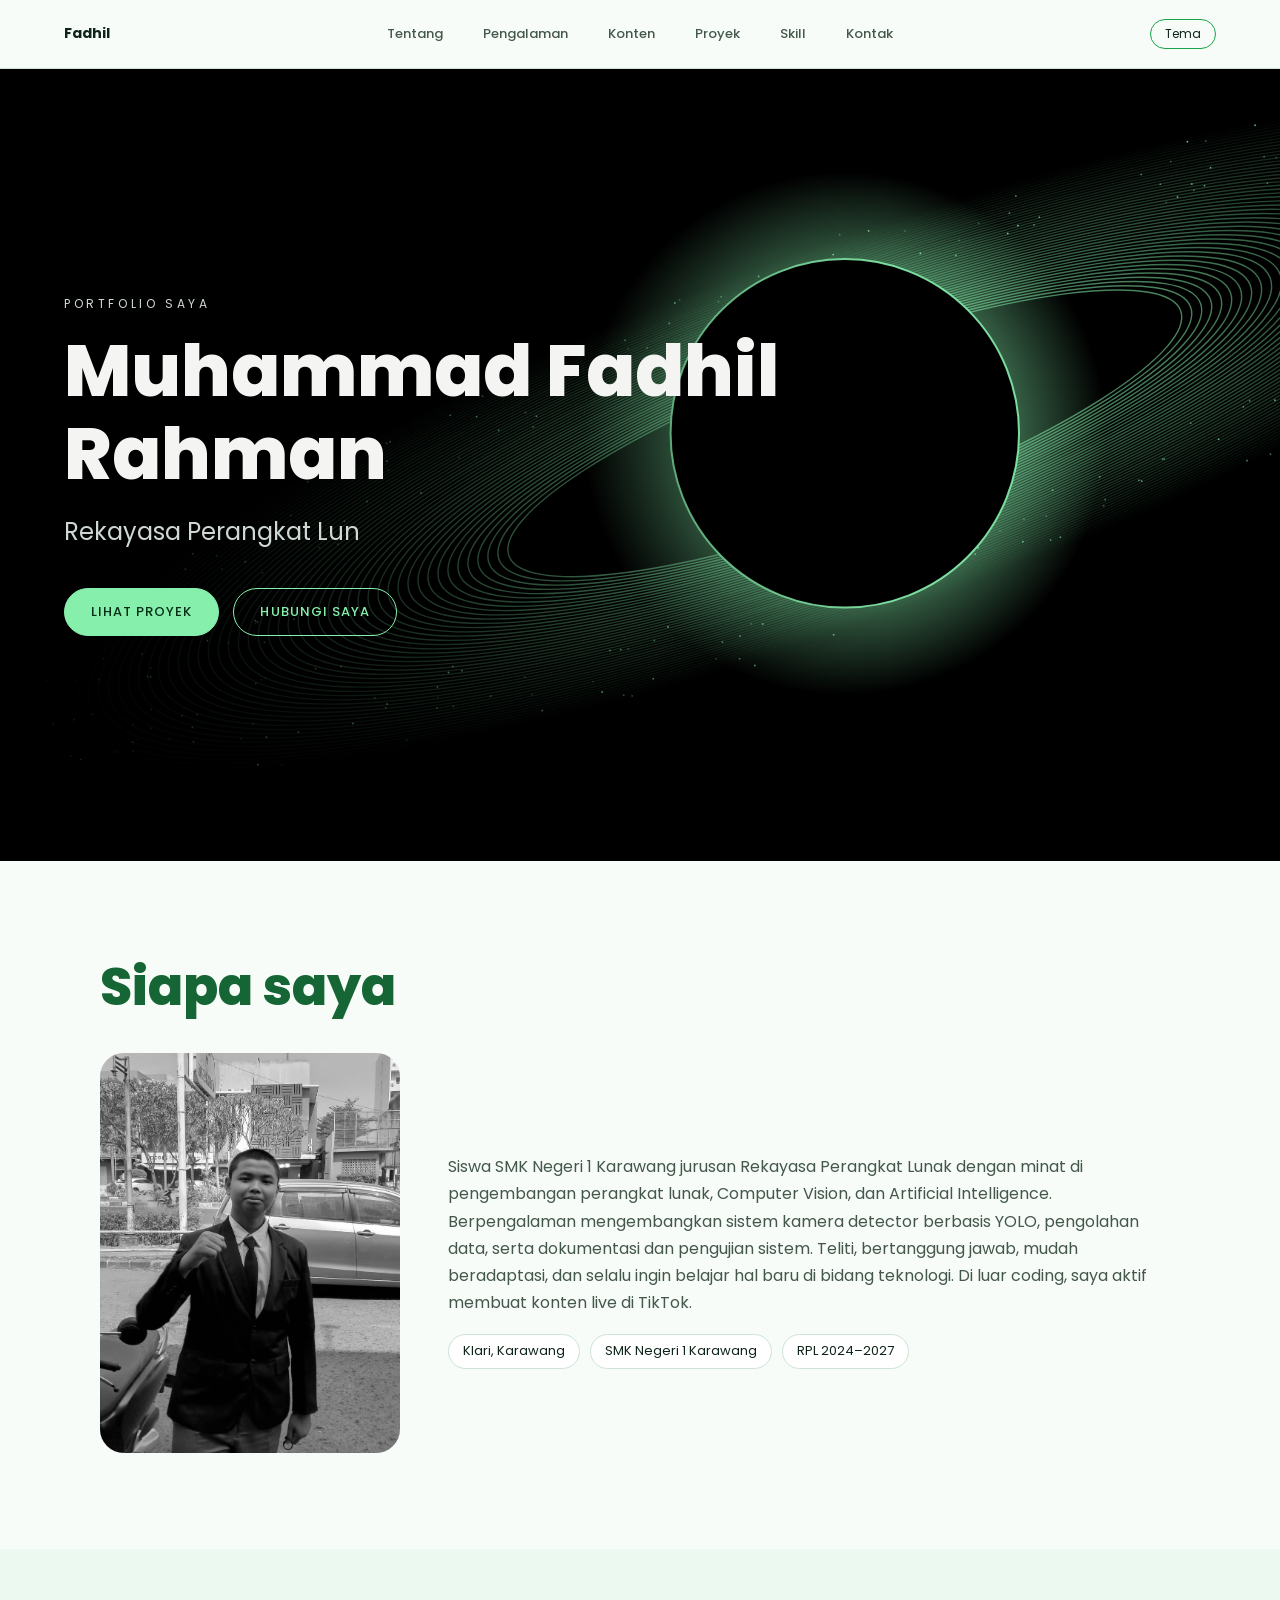
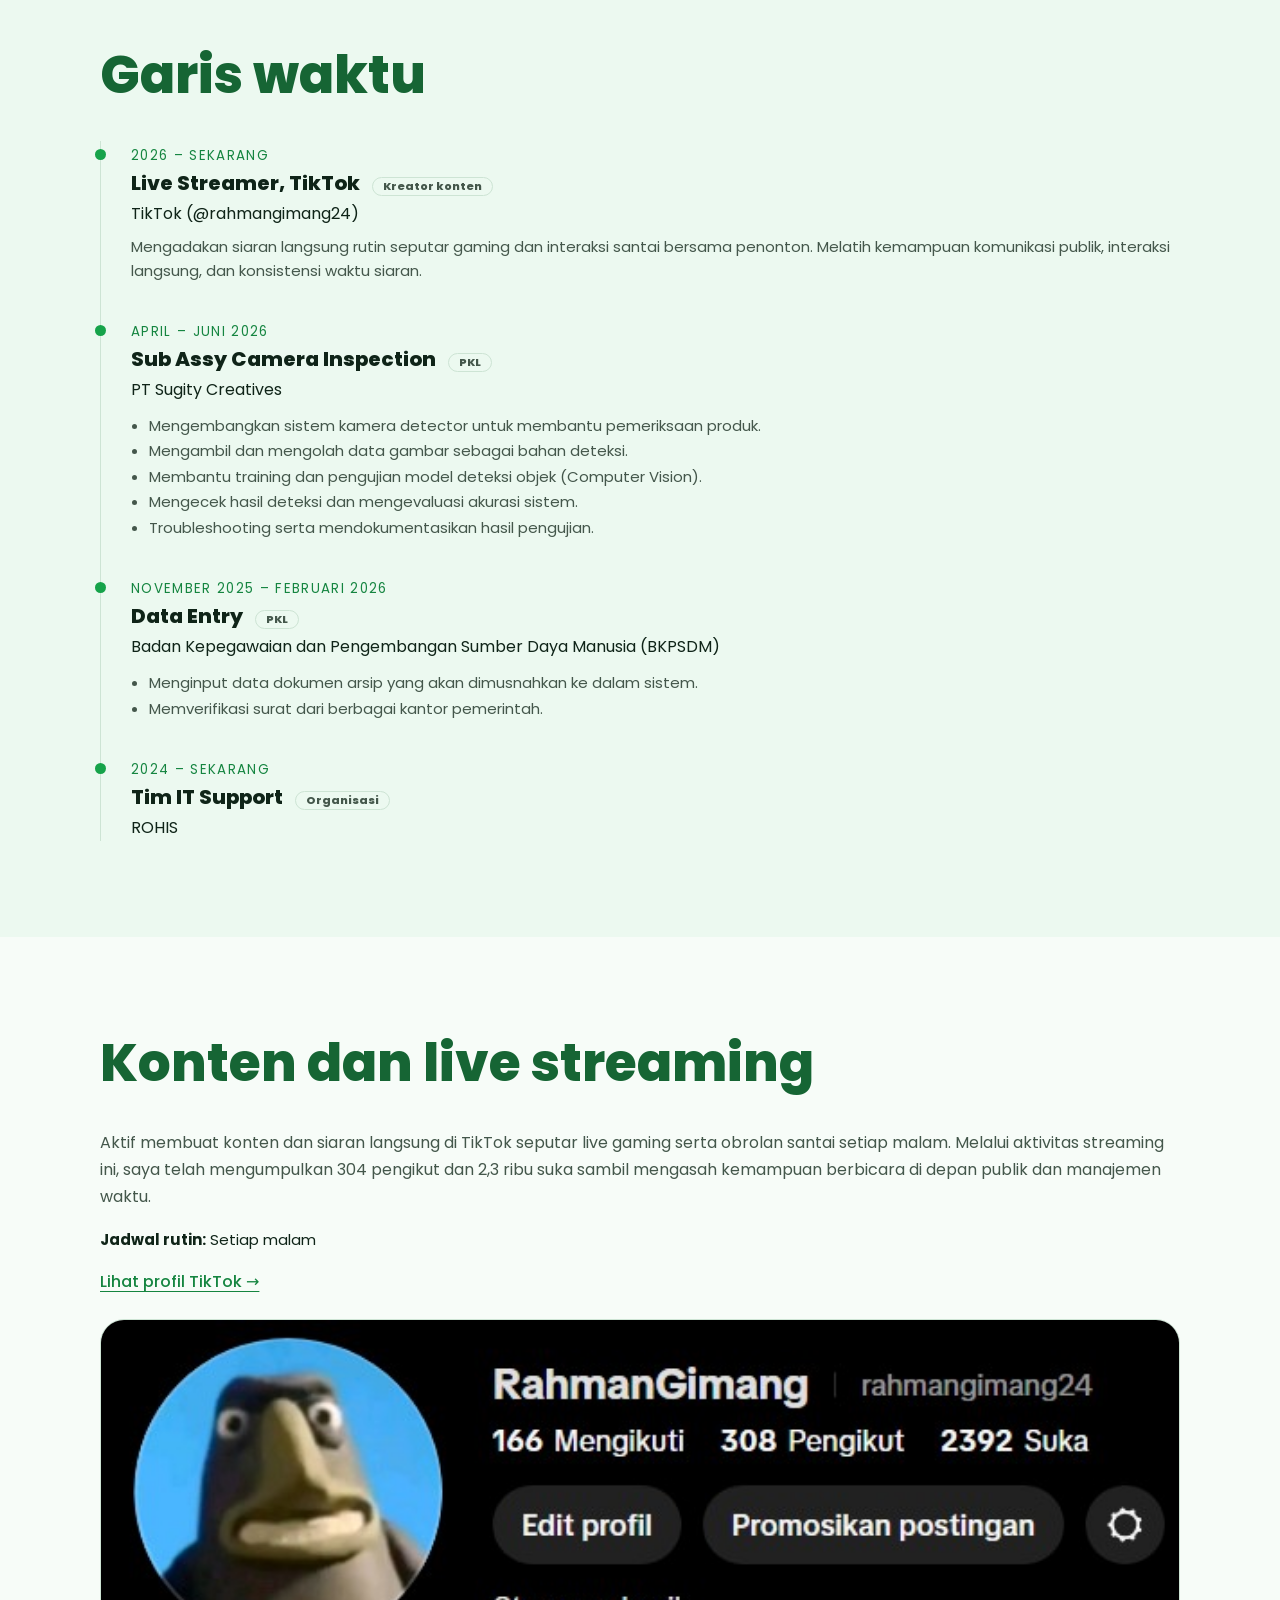
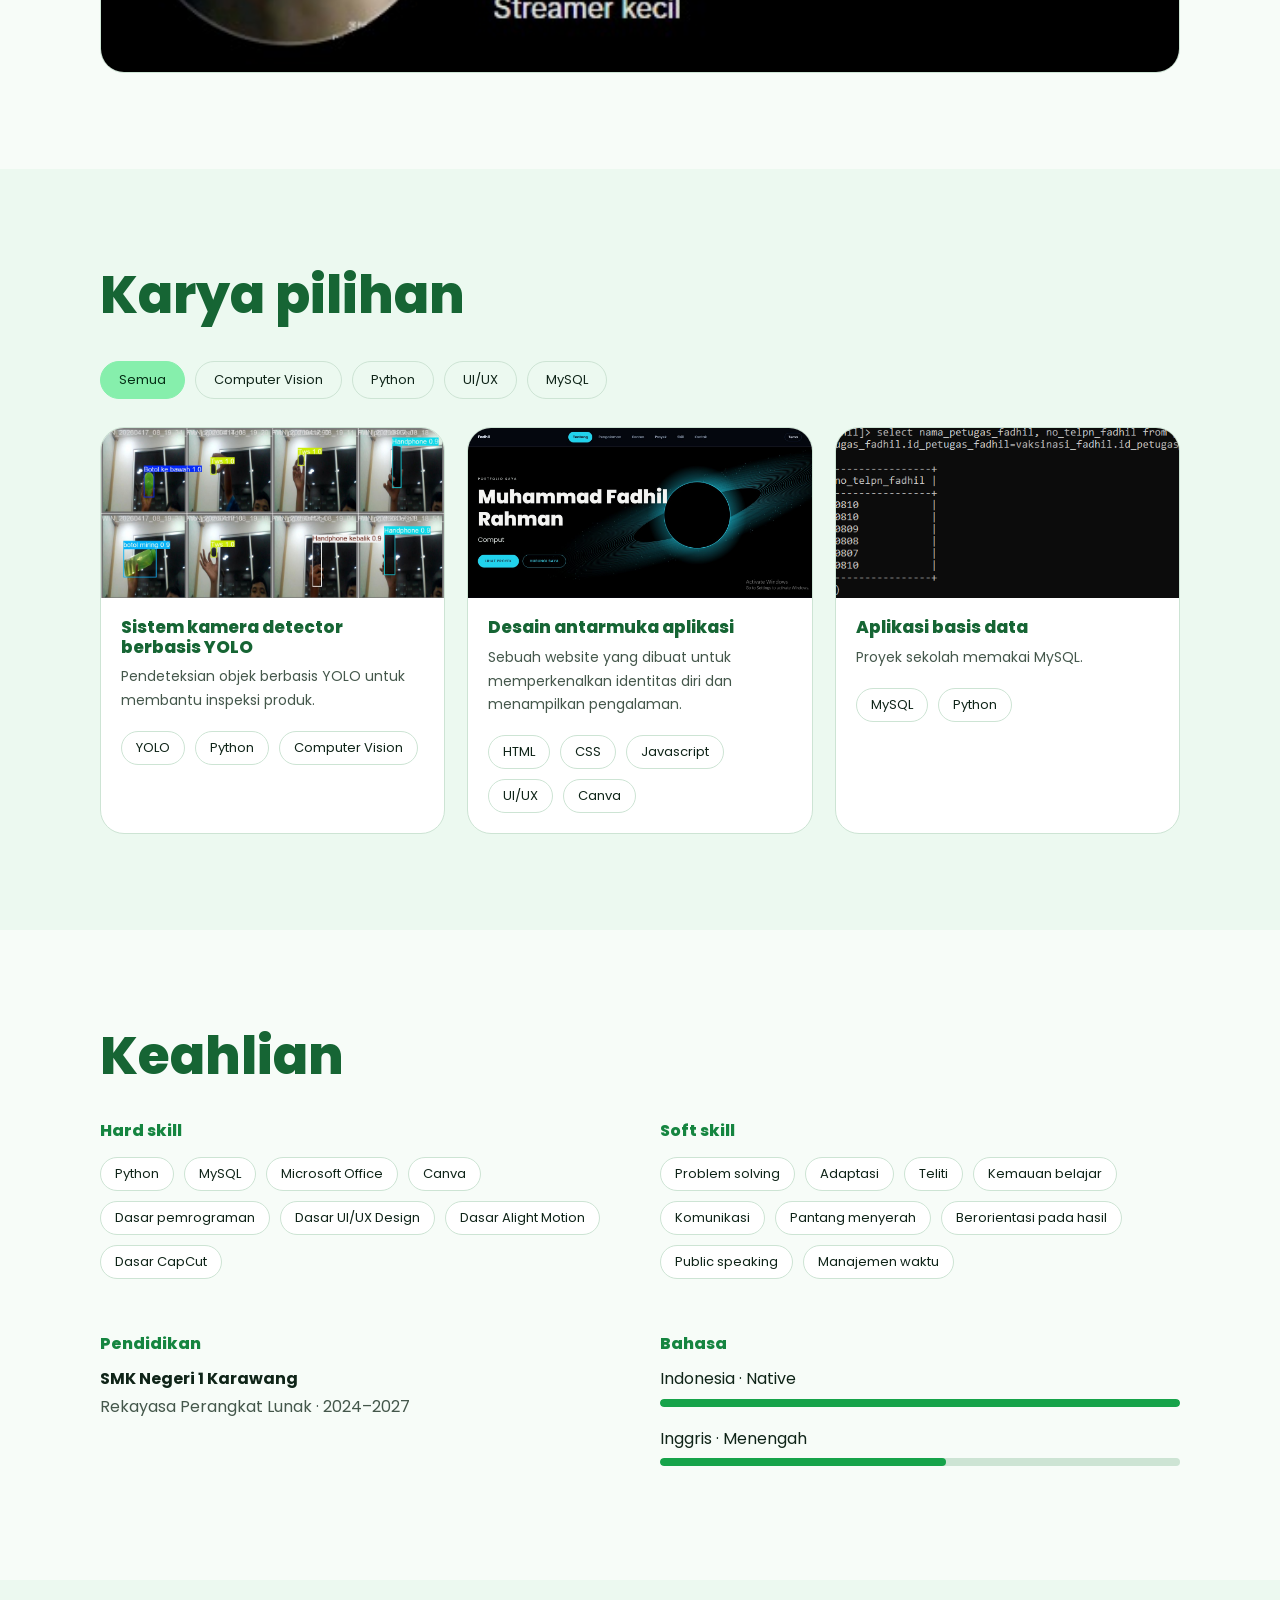
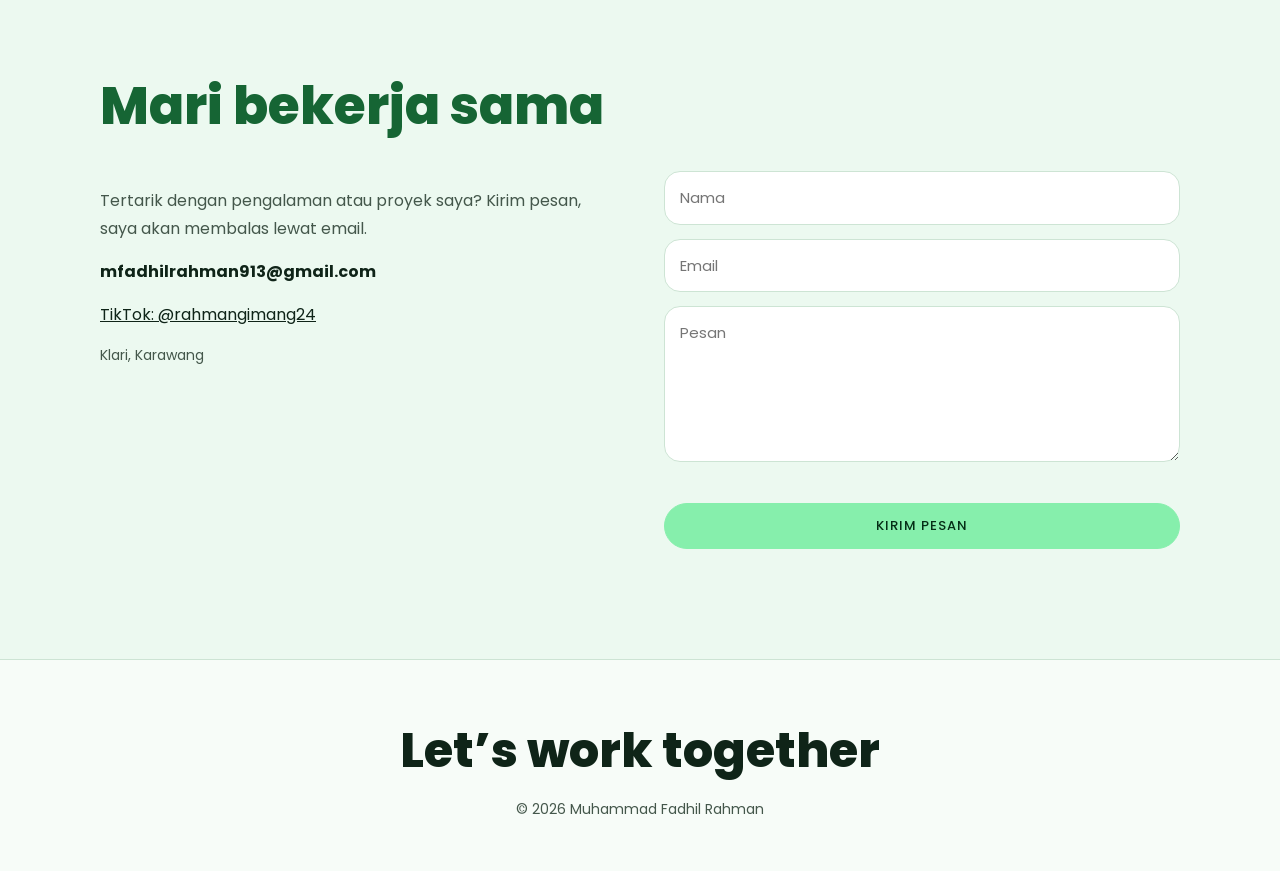
<file: index.html>
<!DOCTYPE html>
<html lang="id">

<head>
    <meta charset="utf-8">
    <meta name="viewport" content="width=device-width, initial-scale=1, viewport-fit=cover">
    <title>Muhammad Fadhil Rahman – Portofolio</title>
    <meta name="description"
        content="Portofolio Muhammad Fadhil Rahman, siswa RPL SMK Negeri 1 Karawang, Computer Vision dan AI.">
    <link href="https://fonts.googleapis.com/css2?family=Poppins:wght@400;500;700;800&display=swap" rel="stylesheet">
    <link rel="stylesheet" href="css/style.css?v=16">
</head>

<body>
    <nav>
        <a class="nav-logo" href="#top"><b>Fadhil</b></a>
        <div class="links">
            <div class="nav-indicator-hover" aria-hidden="true"></div>
            <div class="nav-indicator-active" aria-hidden="true"></div>
            <a href="#tentang">Tentang</a><a href="#pengalaman">Pengalaman</a><a href="#konten">Konten</a><a
                href="#proyek">Proyek</a><a href="#skill">Skill</a><a href="#kontak">Kontak</a>
        </div>
        <button class="tt" id="tt" aria-label="Ganti tema">Tema</button>
    </nav>

    <header class="hero" id="top">
        <canvas id="bh" aria-hidden="true"></canvas>
        <div class="in">
            <div class="tag">PORTFOLIO SAYA</div>
            <h1>Muhammad Fadhil Rahman</h1>
            <div class="typ"><span id="tx"></span></div>
            <div class="btns"><a class="btn fill" href="#proyek">Lihat proyek</a><a class="btn" href="#kontak">Hubungi
                    saya</a></div>
        </div>
    </header>

    <section id="tentang">
        <div class="wrap">
            <h2 class="rv">Siapa saya</h2>
            <div class="about rv">
                <div class="ph" role="img" aria-label="Foto profil">MF<img
                        src="assets/WhatsApp Image 2026-10-23 at 15.13.06.jpg" alt="Foto Muhammad Fadhil Rahman"
                        onerror="this.remove()"></div>
                <div>
                    <p>Siswa SMK Negeri 1 Karawang jurusan Rekayasa Perangkat Lunak dengan minat di pengembangan
                        perangkat lunak, Computer Vision, dan Artificial Intelligence. Berpengalaman mengembangkan
                        sistem kamera detector berbasis YOLO, pengolahan data, serta dokumentasi dan pengujian sistem.
                        Teliti, bertanggung jawab, mudah beradaptasi, dan selalu ingin belajar hal baru di bidang
                        teknologi. Di luar coding, saya aktif membuat konten live di TikTok.</p>
                    <div class="meta"><span class="chip">Klari, Karawang</span><span class="chip">SMK Negeri 1
                            Karawang</span><span class="chip">RPL 2024–2027</span></div>
                </div>
            </div>
        </div>
    </section>

    <section id="pengalaman">
        <div class="wrap">
            <h2 class="rv">Garis waktu</h2>
            <div class="tl">
                <div class="ev rv"><small>2026 – SEKARANG</small>
                    <h3>Live Streamer, TikTok <span class="k">Kreator konten</span></h3>
                    <div>TikTok (@rahmangimang24)</div>
                    <p class="ev-desc">Mengadakan siaran langsung rutin seputar gaming dan interaksi santai bersama
                        penonton. Melatih kemampuan komunikasi publik, interaksi langsung, dan konsistensi waktu siaran.
                    </p>
                </div>
                <div class="ev rv"><small>APRIL – JUNI 2026</small>
                    <h3>Sub Assy Camera Inspection <span class="k">PKL</span></h3>
                    <div>PT Sugity Creatives</div>
                    <ul>
                        <li>Mengembangkan sistem kamera detector untuk membantu pemeriksaan produk.</li>
                        <li>Mengambil dan mengolah data gambar sebagai bahan deteksi.</li>
                        <li>Membantu training dan pengujian model deteksi objek (Computer Vision).</li>
                        <li>Mengecek hasil deteksi dan mengevaluasi akurasi sistem.</li>
                        <li>Troubleshooting serta mendokumentasikan hasil pengujian.</li>
                    </ul>
                </div>
                <div class="ev rv"><small>NOVEMBER 2025 – FEBRUARI 2026</small>
                    <h3>Data Entry <span class="k">PKL</span></h3>
                    <div>Badan Kepegawaian dan Pengembangan Sumber Daya Manusia (BKPSDM)</div>
                    <ul>
                        <li>Menginput data dokumen arsip yang akan dimusnahkan ke dalam sistem.</li>
                        <li>Memverifikasi surat dari berbagai kantor pemerintah.</li>
                    </ul>
                </div>
                <div class="ev rv"><small>2024 – SEKARANG</small>
                    <h3>Tim IT Support <span class="k">Organisasi</span></h3>
                    <div>ROHIS</div>
                </div>
            </div>
        </div>
    </section>

    <section id="konten">
        <div class="wrap">
            <h2 class="rv">Konten dan live streaming</h2>
            <div class="live-content rv">
                <div class="live-text">
                    <p>Aktif membuat konten dan siaran langsung di TikTok seputar live gaming serta obrolan santai
                        setiap
                        malam. Melalui aktivitas streaming ini, saya telah mengumpulkan 304 pengikut dan 2,3 ribu suka
                        sambil mengasah kemampuan berbicara di depan publik dan manajemen waktu.</p>
                    <p class="live-schedule"><b>Jadwal rutin:</b> Setiap malam</p>
                    <p><a class="live-link" href="https://www.tiktok.com/@rahmangimang24" target="_blank"
                            rel="noopener noreferrer">Lihat profil TikTok &rarr;</a></p>
                </div>
                <div class="live-media"><img src="assets/live.jpg" alt="Live Streaming TikTok Muhammad Fadhil Rahman"
                        onerror="this.remove()"></div>
            </div>
        </div>
    </section>

    <section id="proyek">
        <div class="wrap">
            <h2 class="rv">Karya pilihan</h2>
            <div class="flt" id="flt"><button class="on" data-f="all">Semua</button><button data-f="cv">Computer
                    Vision</button><button data-f="py">Python</button><button data-f="ux">UI/UX</button><button
                    data-f="db">MySQL</button></div>
            <div class="grid" id="project-grid"></div>
        </div>
    </section>

    <section id="skill">
        <div class="wrap">
            <h2 class="rv">Keahlian</h2>
            <div class="sk rv">
                <div>
                    <h3>Hard skill</h3>
                    <div class="chips"><span class="chip">Python</span><span class="chip">MySQL</span><span
                            class="chip">Microsoft Office</span><span class="chip">Canva</span><span class="chip">Dasar
                            pemrograman</span><span class="chip">Dasar UI/UX Design</span><span class="chip">Dasar
                            Alight Motion</span><span class="chip">Dasar CapCut</span></div>
                </div>
                <div>
                    <h3>Soft skill</h3>
                    <div class="chips"><span class="chip">Problem solving</span><span class="chip">Adaptasi</span><span
                            class="chip">Teliti</span><span class="chip">Kemauan belajar</span><span
                            class="chip">Komunikasi</span><span class="chip">Pantang menyerah</span><span
                            class="chip">Berorientasi pada hasil</span><span class="chip">Public speaking</span><span
                            class="chip">Manajemen waktu</span></div>
                </div>
            </div>
            <div class="edu rv">
                <div>
                    <h3>Pendidikan</h3><b>SMK Negeri 1
                        Karawang</b>
                    <div class="sub">Rekayasa Perangkat Lunak · 2024–2027</div>
                </div>
                <div>
                    <h3>Bahasa</h3>
                    <div>Indonesia · Native</div>
                    <div class="bar"><i data-w="100"></i></div>
                    <div>Inggris · Menengah</div>
                    <div class="bar"><i data-w="55"></i></div>
                </div>
            </div>
        </div>
    </section>

    <section id="kontak">
        <div class="wrap">
            <h2 class="rv">Mari bekerja sama</h2>
            <div class="ct rv">
                <div>
                    <p class="ct-desc">Tertarik dengan pengalaman atau proyek saya? Kirim pesan, saya akan
                        membalas lewat email.</p>
                    <p><b>mfadhilrahman913@gmail.com</b></p>
                    <p><a href="https://www.tiktok.com/@rahmangimang24" target="_blank" rel="noopener noreferrer"
                            class="ct-link">TikTok: @rahmangimang24</a></p>
                    <p class="ct-loc">Klari, Karawang</p>
                </div>
                <form id="f" novalidate>
                    <input id="n" placeholder="Nama" aria-label="Nama"><input id="e" type="email" placeholder="Email"
                        aria-label="Email"><textarea id="m" rows="5" placeholder="Pesan" aria-label="Pesan"></textarea>
                    <div class="err" id="er"></div><button class="btn fill" type="submit">Kirim pesan</button>
                    <div class="ok" id="ok"></div>
                </form>
            </div>
        </div>
    </section>

    <footer><b>Let’s work together</b>© 2026 Muhammad Fadhil Rahman</footer>

    <script src="js/projects.js?v=3"></script>
    <script src="js/main.js?v=8"></script>
</body>

</html>
</file>
<file: css/style.css>
:root {
    --bg: #05070d;
    --bg2: #0a1220;
    --card: #0e1728;
    --tx: #eaf2ff;
    --tx2: #9fb0c8;
    --ln: #1c2b48;
    --blue: #3b82f6;
    --blue-text: #3b82f6;
    --heading-tx: #eaf2ff;
    --cream: #22d3ee;
    --ink: #04101f;
    --hole: 34, 211, 238;
    --r-sm: 10px;
    --r-md: 16px;
    --r-lg: 24px;
    --r-pill: 999px;
    box-sizing: border-box;
    padding-top: env(safe-area-inset-top, 0px);
    padding-bottom: env(safe-area-inset-bottom, 0px)
}

@media(prefers-color-scheme:light) {
    :root:not([data-theme="dark"]) {
        --bg: #f7fcf8;
        --bg2: #ecf9f0;
        --card: #ffffff;
        --tx: #0f2418;
        --tx2: #44574b;
        --ln: #cde4d4;
        --blue: #16a34a;
        --blue-text: #158540;
        --heading-tx: #166534;
        --cream: #86efac;
        --ink: #052e16;
        --hole: 134, 239, 172;
    }
}

:root[data-theme="light"] {
    --bg: #f7fcf8;
    --bg2: #ecf9f0;
    --card: #ffffff;
    --tx: #0f2418;
    --tx2: #44574b;
    --ln: #cde4d4;
    --blue: #16a34a;
    --blue-text: #158540;
    --heading-tx: #166534;
    --cream: #86efac;
    --ink: #052e16;
    --hole: 134, 239, 172;
}

:root[data-theme="dark"] {
    --bg: #05070d;
    --bg2: #0a1220;
    --card: #0e1728;
    --tx: #eaf2ff;
    --tx2: #9fb0c8;
    --ln: #1c2b48;
    --blue: #3b82f6;
    --blue-text: #3b82f6;
    --heading-tx: #eaf2ff;
    --cream: #22d3ee;
    --ink: #04101f;
    --hole: 34, 211, 238;
}

#bh {
    --hole: 34, 211, 238;
}

@media(prefers-color-scheme:light) {
    :root:not([data-theme="dark"]) #bh {
        --hole: 134, 239, 172;
    }
}

:root[data-theme="light"] #bh {
    --hole: 134, 239, 172;
}

:root[data-theme="dark"] #bh {
    --hole: 34, 211, 238;
}

html {
    scroll-behavior: smooth;
    scroll-padding-top: calc(72px + env(safe-area-inset-top, 0px))
}

* {
    box-sizing: border-box
}

*:not(input):not(textarea) {
    caret-color: transparent !important
}

body {
    margin: 0;
    background: var(--bg);
    color: var(--tx);
    font: 400 16px/1.7 Poppins, system-ui, sans-serif;
    overflow-x: clip
}

a {
    color: inherit;
    text-decoration: none
}

h1,
h2,
h3 {
    line-height: 1.15;
    margin: 0;
    font-weight: 800;
    text-transform: none
}

nav {
    position: sticky;
    top: env(safe-area-inset-top, 0px);
    z-index: 20;
    display: grid;
    grid-template-columns: 1fr auto 1fr;
    align-items: center;
    padding: 14px 5vw;
    background: color-mix(in srgb, var(--bg) 82%, transparent);
    backdrop-filter: blur(10px);
    border-bottom: 1px solid var(--ln);
    font-size: 13px
}

nav .nav-logo {
    justify-self: start;
    text-decoration: none;
    color: inherit;
    font-size: 14px
}

nav .links {
    position: relative;
    display: flex;
    gap: 6px;
    align-items: center;
    justify-self: center
}

.nav-indicator-hover,
.nav-indicator-active {
    position: absolute;
    top: 0;
    left: 0;
    border-radius: var(--r-pill);
    pointer-events: none;
    opacity: 0;
    box-sizing: border-box;
    transition: transform .45s cubic-bezier(.34, 1.3, .64, 1),
        width .45s cubic-bezier(.34, 1.3, .64, 1),
        height .45s cubic-bezier(.34, 1.3, .64, 1),
        opacity .25s ease
}

.nav-indicator-hover {
    z-index: 1;
    background: color-mix(in srgb, var(--tx) 10%, transparent);
    backdrop-filter: blur(8px);
    -webkit-backdrop-filter: blur(8px);
    border: 1px solid color-mix(in srgb, var(--tx) 18%, transparent)
}

.nav-indicator-active {
    z-index: 2;
    background: var(--cream);
    border: 1px solid var(--cream)
}

.nav-indicator-hover.no-transition,
.nav-indicator-active.no-transition {
    transition: none !important
}

nav .links a {
    position: relative;
    z-index: 3;
    display: inline-flex;
    align-items: center;
    justify-content: center;
    padding: 8px 16px;
    border-radius: var(--r-pill);
    border: 1px solid transparent;
    color: var(--tx2);
    text-decoration: none;
    font-weight: 500;
    background: transparent;
    transition: color .25s ease
}

nav .links a.active,
nav .links a[aria-current="true"] {
    color: var(--ink);
    font-weight: 600
}

nav .links a:focus-visible {
    outline: 2px solid var(--blue);
    outline-offset: 2px
}

nav .nav-logo:hover {
    color: var(--blue-text)
}

.tt {
    background: none;
    border: 1px solid var(--ln);
    color: var(--tx);
    border-radius: var(--r-pill);
    padding: 4px 14px;
    cursor: pointer;
    font: inherit;
    font-size: 12px;
    justify-self: end
}

@media(prefers-color-scheme:light) {
    :root:not([data-theme="dark"]) .tt {
        border-color: var(--blue);
    }
}

:root[data-theme="light"] .tt {
    border-color: var(--blue);
}

.hero {
    --tx: #f4f4f2;
    --tx2: #cfd8d3;
    --blue: #22d3ee;
    --cream: #22d3ee;
    --ink: #04101f;
    position: relative;
    min-height: 88vh;
    display: flex;
    align-items: center;
    padding: 60px 5vw;
    overflow: hidden;
    background: #000;
    color: var(--tx);
    cursor: default;
    user-select: none;
    -webkit-user-select: none
}

@media(prefers-color-scheme:light) {
    :root:not([data-theme="dark"]) .hero {
        --blue: #86efac;
        --cream: #86efac;
        --ink: #052e16;
    }
}

:root[data-theme="light"] .hero {
    --blue: #86efac;
    --cream: #86efac;
    --ink: #052e16;
}

:root[data-theme="dark"] .hero {
    --blue: #22d3ee;
    --cream: #22d3ee;
    --ink: #04101f;
}

.hero canvas {
    position: absolute;
    inset: 0;
    width: 100%;
    height: 100%
}

.hero .in {
    position: relative;
    z-index: 2;
    max-width: 760px
}

.tag {
    font-size: 12px;
    letter-spacing: .3em;
    color: var(--tx2);
    user-select: none
}

.hero .tag {
    color: var(--tx2)
}

.hero h1 {
    font-size: clamp(36px, 6vw, 72px);
    margin: 16px 0;
    user-select: none;
    text-transform: none;
    line-height: 1.15;
    max-width: 16ch;
    color: var(--tx)
}

.typ {
    font-size: clamp(16px, 2.4vw, 24px);
    color: var(--tx2);
    min-height: 2em;
    cursor: default;
    user-select: none;
    -webkit-user-select: none;
    caret-color: transparent !important;
    outline: none
}

.hero .typ {
    color: var(--tx2)
}

#tx {
    cursor: default;
    user-select: none;
    -webkit-user-select: none;
    caret-color: transparent !important
}

.btns {
    display: flex;
    gap: 14px;
    flex-wrap: wrap;
    margin-top: 28px
}

.btn {
    padding: 12px 26px;
    border: 1px solid var(--tx);
    font-size: 13px;
    font-weight: 500;
    letter-spacing: .08em;
    text-transform: uppercase;
    transition: .25s;
    background: none;
    color: var(--tx);
    cursor: pointer;
    font-family: inherit;
    border-radius: var(--r-pill)
}

.btn.fill {
    background: var(--cream);
    color: var(--ink);
    border-color: var(--cream)
}

.btn:hover {
    background: var(--cream);
    color: var(--ink);
    border-color: var(--cream)
}

.hero .btn:not(.fill) {
    border-color: var(--cream);
    color: var(--cream)
}

.hero .btn:not(.fill):hover {
    background: var(--cream);
    color: var(--ink);
    border-color: var(--cream)
}

.hero .btn:focus-visible {
    outline: 2px solid var(--cream);
    outline-offset: 2px
}

section {
    padding: 96px 5vw;
    position: relative
}

#tentang,
#konten,
#skill {
    background: var(--bg)
}

#konten {
    overflow-x: clip
}

#pengalaman,
#proyek,
#kontak {
    background: var(--bg2)
}

.wrap {
    max-width: 1080px;
    margin: 0 auto
}

h2 {
    font-size: clamp(30px, 5vw, 52px);
    margin-bottom: 36px;
    color: var(--heading-tx)
}

.rv {
    opacity: 0;
    transform: translateY(28px);
    transition: opacity .8s, transform .8s
}

.rv.on {
    opacity: 1;
    transform: none
}

.about {
    display: grid;
    grid-template-columns: 300px 1fr;
    gap: 48px;
    align-items: center
}

.ph {
    position: relative;
    aspect-ratio: 3/4;
    background: var(--cream);
    display: flex;
    align-items: center;
    justify-content: center;
    color: var(--ink);
    font-size: 64px;
    font-weight: 800;
    filter: grayscale(1);
    transition: .5s;
    border-radius: var(--r-lg);
    overflow: hidden
}

.ph:hover {
    filter: none
}

.about p {
    color: var(--tx2)
}

.meta {
    display: flex;
    gap: 10px;
    flex-wrap: wrap;
    margin-top: 18px
}

.chip {
    border: 1px solid var(--ln);
    border-radius: var(--r-pill);
    padding: 5px 14px;
    font-size: 13px;
    background: var(--card);
    display: inline-block;
    transition: background .2s ease, color .2s ease, border-color .2s ease, transform .2s ease
}

.card .chip {
    cursor: pointer
}

.chip:focus-visible,
.flt button:focus-visible,
.ev .k:focus-visible,
.btn:focus-visible,
.tt:focus-visible,
a:focus-visible {
    outline: 2px solid var(--blue);
    outline-offset: 2px
}

@media(hover: hover) {

    .chip:hover,
    .ev .k:hover {
        background: var(--cream);
        color: var(--ink);
        border-color: var(--cream);
        transform: translateY(-2px)
    }

    .flt button:hover {
        background: var(--cream);
        color: var(--ink);
        border-color: var(--cream);
        transform: translateY(-2px)
    }
}

.tl {
    border-left: 1px solid var(--ln);
    padding-left: 30px;
    display: grid;
    gap: 34px
}

.ev {
    position: relative
}

.ev::before {
    content: "";
    position: absolute;
    left: -36px;
    top: 8px;
    width: 11px;
    height: 11px;
    border-radius: 50%;
    background: var(--blue)
}

.ev small {
    color: var(--blue-text);
    letter-spacing: .1em
}

.ev h3 {
    font-size: 20px;
    margin: 4px 0
}

.ev ul {
    margin: 10px 0 0;
    padding-left: 18px;
    color: var(--tx2);
    font-size: 15px
}

.ev-desc {
    margin: 8px 0 0;
    color: var(--tx2);
    font-size: 15px;
    line-height: 1.6
}

.ev .k {
    display: inline-block;
    font-size: 11px;
    border: 1px solid var(--ln);
    padding: 2px 10px;
    border-radius: var(--r-pill);
    color: var(--tx2);
    margin-left: 8px;
    text-transform: none
}

.live-content p,
.live-text p {
    color: var(--tx2);
    margin: 0 0 16px;
    line-height: 1.7
}

.live-text p:last-child,
.live-content > p:last-of-type {
    margin-bottom: 0
}

.live-content .live-schedule,
.live-text .live-schedule {
    color: var(--tx);
    font-size: 15px
}

.live-link {
    display: inline-flex;
    align-items: center;
    color: var(--blue-text);
    font-weight: 500;
    text-decoration: underline;
    text-underline-offset: 4px;
    transition: opacity .2s
}

.live-link:hover {
    opacity: .8
}

.live-media:empty {
    display: none
}

.live-media {
    width: 100%;
    margin-top: 24px;
    border-radius: var(--r-lg);
    border: 1px solid var(--ln);
    overflow: hidden
}

.live-media img {
    width: 100%;
    height: auto;
    display: block
}

.flt {
    display: flex;
    gap: 10px;
    flex-wrap: wrap;
    margin-bottom: 28px
}

.flt button {
    background: none;
    border: 1px solid var(--ln);
    color: var(--tx);
    padding: 7px 18px;
    border-radius: var(--r-pill);
    cursor: pointer;
    font: inherit;
    font-size: 13px;
    transition: background .2s ease, color .2s ease, border-color .2s ease, transform .2s ease
}

.flt button.on {
    background: var(--cream);
    color: var(--ink);
    border-color: var(--cream)
}

.grid {
    display: grid;
    grid-template-columns: repeat(auto-fill, minmax(290px, 1fr));
    gap: 22px
}

.card {
    position: relative;
    background: var(--card);
    border: 1px solid var(--ln);
    border-radius: var(--r-lg);
    padding: 0;
    overflow: hidden;
    transition: transform .3s, border-color .3s
}

.card:hover {
    transform: translateY(-6px) perspective(600px) rotateX(2deg);
    border-color: var(--blue)
}

.card .th {
    height: 170px;
    background: var(--bg2);
    position: relative;
    overflow: hidden
}

.card .th .no-img {
    width: 100%;
    height: 100%;
    display: flex;
    align-items: center;
    justify-content: center;
    background: var(--bg2);
    color: var(--tx2);
    font-size: 13px;
    border-bottom: 1px solid var(--ln)
}

.card .th img {
    width: 100%;
    height: 100%;
    object-fit: cover;
    display: block
}

.badge-placeholder {
    position: absolute;
    top: 10px;
    right: 10px;
    z-index: 3;
    background: color-mix(in srgb, var(--card) 85%, transparent);
    color: var(--tx2);
    border: 1px dashed var(--ln);
    font-size: 11px;
    padding: 2px 8px;
    border-radius: var(--r-pill);
    pointer-events: none
}

.card .bd {
    padding: 20px
}

.card h3 {
    font-size: 17px;
    margin-bottom: 8px;
    color: var(--heading-tx)
}

.card p {
    font-size: 14px;
    color: var(--tx2);
    margin: 0 0 12px
}

.card.hide {
    display: none
}

.sk {
    display: grid;
    grid-template-columns: 1fr 1fr;
    gap: 40px
}

.sk h3 {
    font-size: 16px;
    margin-bottom: 16px;
    color: var(--blue-text)
}

.chips {
    display: flex;
    flex-wrap: wrap;
    gap: 10px
}

.edu {
    display: grid;
    grid-template-columns: 1fr 1fr;
    gap: 40px;
    margin-top: 56px
}

.edu h3 {
    font-size: 16px;
    margin-bottom: 12px;
    color: var(--blue-text)
}

.edu .sub {
    color: var(--tx2)
}

.bar {
    height: 8px;
    background: var(--ln);
    border-radius: var(--r-pill);
    margin: 6px 0 18px;
    overflow: hidden
}

.bar i {
    display: block;
    height: 100%;
    width: 0;
    background: var(--blue);
    border-radius: var(--r-pill);
    transition: width 1.4s
}

.ct {
    display: grid;
    grid-template-columns: 1fr 1fr;
    gap: 48px
}

.ct-desc {
    color: var(--tx2)
}

.ct-link {
    color: inherit;
    text-decoration: underline
}

.ct-loc {
    color: var(--tx2);
    font-size: 14px
}

form {
    display: grid;
    gap: 14px
}

input,
textarea {
    width: 100%;
    background: var(--card);
    border: 1px solid var(--ln);
    border-radius: var(--r-md);
    color: var(--tx);
    padding: 13px 15px;
    font: inherit;
    font-size: 15px
}

input:focus,
textarea:focus {
    outline: 2px solid var(--blue);
    border-color: transparent
}

.err {
    color: #f87171;
    font-size: 13px;
    min-height: 1em
}

.ok {
    color: #4ade80;
    font-size: 14px
}

footer {
    padding: 50px 5vw;
    text-align: center;
    border-top: 1px solid var(--ln);
    color: var(--tx2);
    font-size: 14px
}

footer b {
    display: block;
    color: var(--tx);
    font-size: clamp(26px, 5vw, 48px);
    text-transform: none;
    font-weight: 800;
    margin-bottom: 6px
}

@media(max-width:760px) {

    nav {
        grid-template-columns: 1fr auto
    }

    nav .links {
        display: none
    }

    nav .tt {
        justify-self: end
    }

    .about,
    .sk,
    .edu,
    .ct {
        grid-template-columns: 1fr
    }

    .about .ph {
        max-width: 240px
    }
}

@media(prefers-reduced-motion:reduce) {
    * {
        animation: none !important;
        transition: none !important
    }

    .rv {
        opacity: 1;
        transform: none
    }

    .chip,
    .flt button,
    .ev .k {
        transform: none !important;
        transition: background .2s ease, color .2s ease, border-color .2s ease !important
    }

    nav .links a {
        transition: none !important
    }

    .nav-indicator-hover,
    .nav-indicator-active {
        transition: opacity .2s ease !important
    }
}

.ph img {
    position: absolute;
    inset: 0;
    width: 100%;
    height: 100%;
    object-fit: cover
}
</file>
